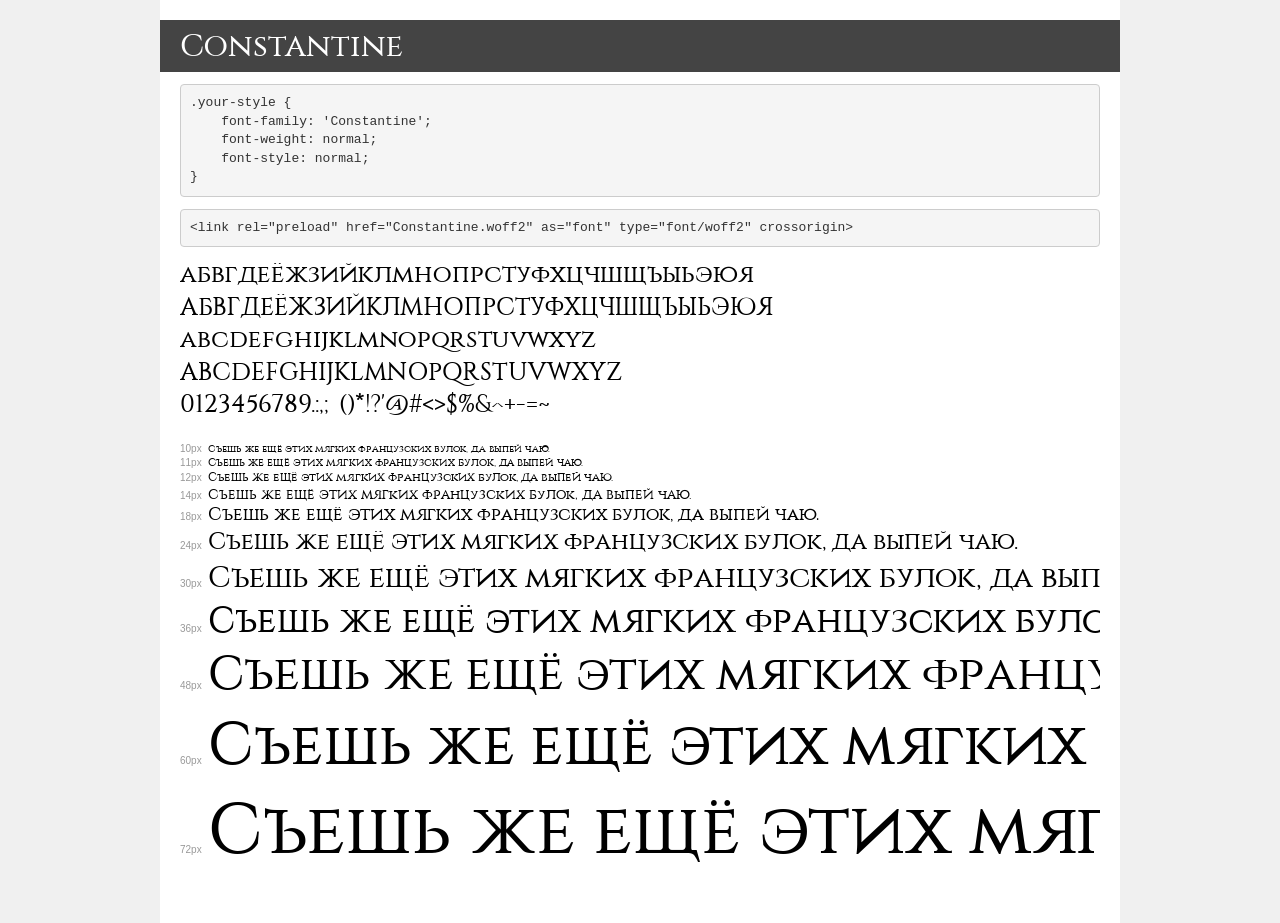
<file: fonts/transfonter.org-20260511-083611/demo.html>
<!DOCTYPE html>
<html lang="en">
<head>
    <meta charset="utf-8">
    <meta http-equiv="X-UA-Compatible" content="IE=edge">
    <meta name="viewport" content="width=device-width, initial-scale=1">
    <meta name="robots" content="noindex, noarchive">
    <meta name="format-detection" content="telephone=no">
    <title>Transfonter demo</title>
    <link href="stylesheet.css" rel="stylesheet">
    <style>
        /*
        http://meyerweb.com/eric/tools/css/reset/
        v2.0 | 20110126
        License: none (public domain)
        */
        html, body, div, span, applet, object, iframe,
        h1, h2, h3, h4, h5, h6, p, blockquote, pre,
        a, abbr, acronym, address, big, cite, code,
        del, dfn, em, img, ins, kbd, q, s, samp,
        small, strike, strong, sub, sup, tt, var,
        b, u, i, center,
        dl, dt, dd, ol, ul, li,
        fieldset, form, label, legend,
        table, caption, tbody, tfoot, thead, tr, th, td,
        article, aside, canvas, details, embed,
        figure, figcaption, footer, header, hgroup,
        menu, nav, output, ruby, section, summary,
        time, mark, audio, video {
            margin: 0;
            padding: 0;
            border: 0;
            font-size: 100%;
            font: inherit;
            vertical-align: baseline;
        }
        /* HTML5 display-role reset for older browsers */
        article, aside, details, figcaption, figure,
        footer, header, hgroup, menu, nav, section {
            display: block;
        }
        body {
            line-height: 1;
        }
        ol, ul {
            list-style: none;
        }
        blockquote, q {
            quotes: none;
        }
        blockquote:before, blockquote:after,
        q:before, q:after {
            content: '';
            content: none;
        }
        table {
            border-collapse: collapse;
            border-spacing: 0;
        }
        /* demo styles */
        body {
            background: #f0f0f0;
            color: #000;
        }
        .page {
            background: #fff;
            width: 920px;
            margin: 0 auto;
            padding: 20px 20px 0 20px;
            overflow: hidden;
        }
        .font-container {
            overflow-x: auto;
            overflow-y: hidden;
            margin-bottom: 40px;
            line-height: 1.3;
            white-space: nowrap;
            padding-bottom: 5px;
        }
        h1 {
            position: relative;
            background: #444;
            font-size: 32px;
            color: #fff;
            padding: 10px 20px;
            margin: 0 -20px 12px -20px;
        }
        .letters {
            font-size: 25px;
            margin-bottom: 20px;
        }
        .s10:before {
            content: '10px';
        }
        .s11:before {
            content: '11px';
        }
        .s12:before {
            content: '12px';
        }
        .s14:before {
            content: '14px';
        }
        .s18:before {
            content: '18px';
        }
        .s24:before {
            content: '24px';
        }
        .s30:before {
            content: '30px';
        }
        .s36:before {
            content: '36px';
        }
        .s48:before {
            content: '48px';
        }
        .s60:before {
            content: '60px';
        }
        .s72:before {
            content: '72px';
        }
        .s10:before, .s11:before, .s12:before, .s14:before,
        .s18:before, .s24:before, .s30:before, .s36:before,
        .s48:before, .s60:before, .s72:before {
            font-family: Arial, sans-serif;
            font-size: 10px;
            font-weight: normal;
            font-style: normal;
            color: #999;
            padding-right: 6px;
        }
        pre {
            display: block;
            padding: 9px;
            margin: 0 0 12px;
            font-family: Monaco, Menlo, Consolas, "Courier New", monospace;
            font-size: 13px;
            line-height: 1.428571429;
            color: #333;
            font-weight: normal;
            font-style: normal;
            background-color: #f5f5f5;
            border: 1px solid #ccc;
            overflow-x: auto;
            border-radius: 4px;
        }
        /* responsive */
        @media (max-width: 959px) {
            .page {
                width: auto;
                margin: 0;
            }
        }
    </style>
</head>
<body>
<div class="page">
    <div class="demo">
        <h1 style="font-family: 'Constantine'; font-weight: normal; font-style: normal;">Constantine</h1>
        <pre title="Usage">.your-style {
    font-family: 'Constantine';
    font-weight: normal;
    font-style: normal;
}</pre>
        <pre title="Preload (optional)">
&lt;link rel=&quot;preload&quot; href=&quot;Constantine.woff2&quot; as=&quot;font&quot; type=&quot;font/woff2&quot; crossorigin&gt;</pre>
        <div class="font-container" style="font-family: 'Constantine'; font-weight: normal; font-style: normal;">
            <p class="letters">
                абвгдеёжзийклмнопрстуфхцчшщъыьэюя<br>
АБВГДЕЁЖЗИЙКЛМНОПРСТУФХЦЧШЩЪЫЬЭЮЯ<br>
abcdefghijklmnopqrstuvwxyz<br>
ABCDEFGHIJKLMNOPQRSTUVWXYZ<br>
                0123456789.:,;()*!?'@#&lt;&gt;$%&^+-=~
            </p>
            <p class="s10" style="font-size: 10px;">Съешь же ещё этих мягких французских булок, да выпей чаю.</p>
            <p class="s11" style="font-size: 11px;">Съешь же ещё этих мягких французских булок, да выпей чаю.</p>
            <p class="s12" style="font-size: 12px;">Съешь же ещё этих мягких французских булок, да выпей чаю.</p>
            <p class="s14" style="font-size: 14px;">Съешь же ещё этих мягких французских булок, да выпей чаю.</p>
            <p class="s18" style="font-size: 18px;">Съешь же ещё этих мягких французских булок, да выпей чаю.</p>
            <p class="s24" style="font-size: 24px;">Съешь же ещё этих мягких французских булок, да выпей чаю.</p>
            <p class="s30" style="font-size: 30px;">Съешь же ещё этих мягких французских булок, да выпей чаю.</p>
            <p class="s36" style="font-size: 36px;">Съешь же ещё этих мягких французских булок, да выпей чаю.</p>
            <p class="s48" style="font-size: 48px;">Съешь же ещё этих мягких французских булок, да выпей чаю.</p>
            <p class="s60" style="font-size: 60px;">Съешь же ещё этих мягких французских булок, да выпей чаю.</p>
            <p class="s72" style="font-size: 72px;">Съешь же ещё этих мягких французских булок, да выпей чаю.</p>
        </div>
    </div>

</div>
</body>
</html>
</file>
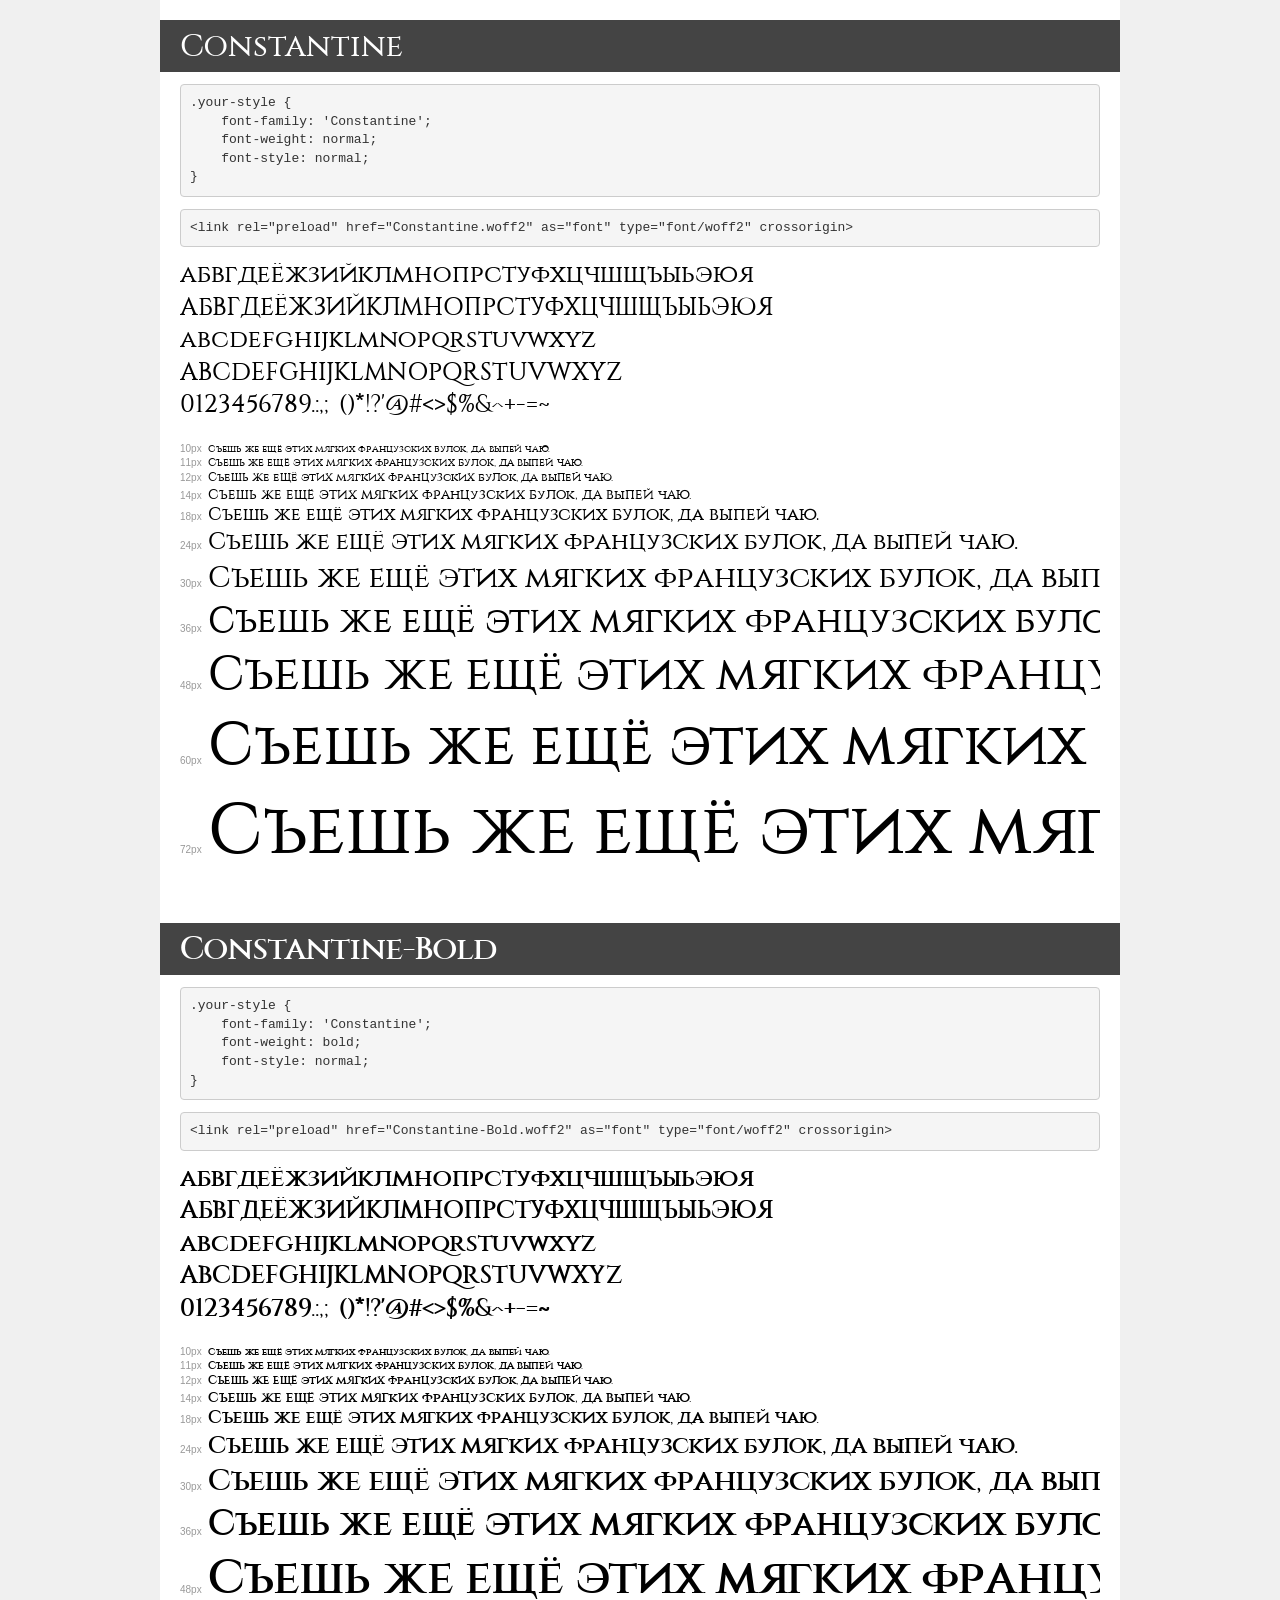
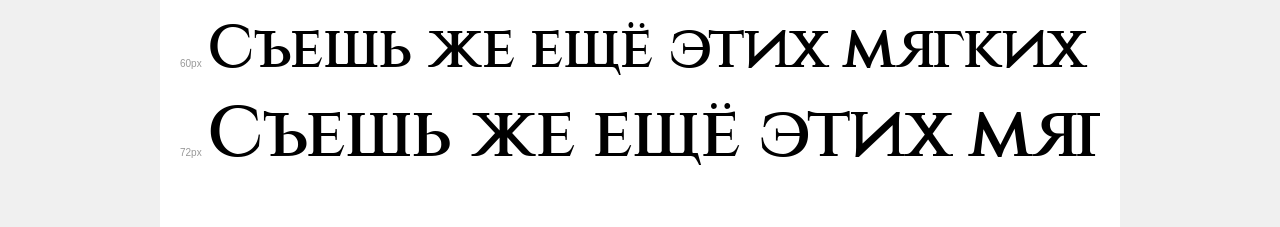
<file: fonts/transfonter.org-20260511-083856/demo.html>
<!DOCTYPE html>
<html lang="en">
<head>
    <meta charset="utf-8">
    <meta http-equiv="X-UA-Compatible" content="IE=edge">
    <meta name="viewport" content="width=device-width, initial-scale=1">
    <meta name="robots" content="noindex, noarchive">
    <meta name="format-detection" content="telephone=no">
    <title>Transfonter demo</title>
    <link href="stylesheet.css" rel="stylesheet">
    <style>
        /*
        http://meyerweb.com/eric/tools/css/reset/
        v2.0 | 20110126
        License: none (public domain)
        */
        html, body, div, span, applet, object, iframe,
        h1, h2, h3, h4, h5, h6, p, blockquote, pre,
        a, abbr, acronym, address, big, cite, code,
        del, dfn, em, img, ins, kbd, q, s, samp,
        small, strike, strong, sub, sup, tt, var,
        b, u, i, center,
        dl, dt, dd, ol, ul, li,
        fieldset, form, label, legend,
        table, caption, tbody, tfoot, thead, tr, th, td,
        article, aside, canvas, details, embed,
        figure, figcaption, footer, header, hgroup,
        menu, nav, output, ruby, section, summary,
        time, mark, audio, video {
            margin: 0;
            padding: 0;
            border: 0;
            font-size: 100%;
            font: inherit;
            vertical-align: baseline;
        }
        /* HTML5 display-role reset for older browsers */
        article, aside, details, figcaption, figure,
        footer, header, hgroup, menu, nav, section {
            display: block;
        }
        body {
            line-height: 1;
        }
        ol, ul {
            list-style: none;
        }
        blockquote, q {
            quotes: none;
        }
        blockquote:before, blockquote:after,
        q:before, q:after {
            content: '';
            content: none;
        }
        table {
            border-collapse: collapse;
            border-spacing: 0;
        }
        /* demo styles */
        body {
            background: #f0f0f0;
            color: #000;
        }
        .page {
            background: #fff;
            width: 920px;
            margin: 0 auto;
            padding: 20px 20px 0 20px;
            overflow: hidden;
        }
        .font-container {
            overflow-x: auto;
            overflow-y: hidden;
            margin-bottom: 40px;
            line-height: 1.3;
            white-space: nowrap;
            padding-bottom: 5px;
        }
        h1 {
            position: relative;
            background: #444;
            font-size: 32px;
            color: #fff;
            padding: 10px 20px;
            margin: 0 -20px 12px -20px;
        }
        .letters {
            font-size: 25px;
            margin-bottom: 20px;
        }
        .s10:before {
            content: '10px';
        }
        .s11:before {
            content: '11px';
        }
        .s12:before {
            content: '12px';
        }
        .s14:before {
            content: '14px';
        }
        .s18:before {
            content: '18px';
        }
        .s24:before {
            content: '24px';
        }
        .s30:before {
            content: '30px';
        }
        .s36:before {
            content: '36px';
        }
        .s48:before {
            content: '48px';
        }
        .s60:before {
            content: '60px';
        }
        .s72:before {
            content: '72px';
        }
        .s10:before, .s11:before, .s12:before, .s14:before,
        .s18:before, .s24:before, .s30:before, .s36:before,
        .s48:before, .s60:before, .s72:before {
            font-family: Arial, sans-serif;
            font-size: 10px;
            font-weight: normal;
            font-style: normal;
            color: #999;
            padding-right: 6px;
        }
        pre {
            display: block;
            padding: 9px;
            margin: 0 0 12px;
            font-family: Monaco, Menlo, Consolas, "Courier New", monospace;
            font-size: 13px;
            line-height: 1.428571429;
            color: #333;
            font-weight: normal;
            font-style: normal;
            background-color: #f5f5f5;
            border: 1px solid #ccc;
            overflow-x: auto;
            border-radius: 4px;
        }
        /* responsive */
        @media (max-width: 959px) {
            .page {
                width: auto;
                margin: 0;
            }
        }
    </style>
</head>
<body>
<div class="page">
    <div class="demo">
        <h1 style="font-family: 'Constantine'; font-weight: normal; font-style: normal;">Constantine</h1>
        <pre title="Usage">.your-style {
    font-family: 'Constantine';
    font-weight: normal;
    font-style: normal;
}</pre>
        <pre title="Preload (optional)">
&lt;link rel=&quot;preload&quot; href=&quot;Constantine.woff2&quot; as=&quot;font&quot; type=&quot;font/woff2&quot; crossorigin&gt;</pre>
        <div class="font-container" style="font-family: 'Constantine'; font-weight: normal; font-style: normal;">
            <p class="letters">
                абвгдеёжзийклмнопрстуфхцчшщъыьэюя<br>
АБВГДЕЁЖЗИЙКЛМНОПРСТУФХЦЧШЩЪЫЬЭЮЯ<br>
abcdefghijklmnopqrstuvwxyz<br>
ABCDEFGHIJKLMNOPQRSTUVWXYZ<br>
                0123456789.:,;()*!?'@#&lt;&gt;$%&^+-=~
            </p>
            <p class="s10" style="font-size: 10px;">Съешь же ещё этих мягких французских булок, да выпей чаю.</p>
            <p class="s11" style="font-size: 11px;">Съешь же ещё этих мягких французских булок, да выпей чаю.</p>
            <p class="s12" style="font-size: 12px;">Съешь же ещё этих мягких французских булок, да выпей чаю.</p>
            <p class="s14" style="font-size: 14px;">Съешь же ещё этих мягких французских булок, да выпей чаю.</p>
            <p class="s18" style="font-size: 18px;">Съешь же ещё этих мягких французских булок, да выпей чаю.</p>
            <p class="s24" style="font-size: 24px;">Съешь же ещё этих мягких французских булок, да выпей чаю.</p>
            <p class="s30" style="font-size: 30px;">Съешь же ещё этих мягких французских булок, да выпей чаю.</p>
            <p class="s36" style="font-size: 36px;">Съешь же ещё этих мягких французских булок, да выпей чаю.</p>
            <p class="s48" style="font-size: 48px;">Съешь же ещё этих мягких французских булок, да выпей чаю.</p>
            <p class="s60" style="font-size: 60px;">Съешь же ещё этих мягких французских булок, да выпей чаю.</p>
            <p class="s72" style="font-size: 72px;">Съешь же ещё этих мягких французских булок, да выпей чаю.</p>
        </div>
    </div>

    <div class="demo">
        <h1 style="font-family: 'Constantine'; font-weight: bold; font-style: normal;">Constantine-Bold</h1>
        <pre title="Usage">.your-style {
    font-family: 'Constantine';
    font-weight: bold;
    font-style: normal;
}</pre>
        <pre title="Preload (optional)">
&lt;link rel=&quot;preload&quot; href=&quot;Constantine-Bold.woff2&quot; as=&quot;font&quot; type=&quot;font/woff2&quot; crossorigin&gt;</pre>
        <div class="font-container" style="font-family: 'Constantine'; font-weight: bold; font-style: normal;">
            <p class="letters">
                абвгдеёжзийклмнопрстуфхцчшщъыьэюя<br>
АБВГДЕЁЖЗИЙКЛМНОПРСТУФХЦЧШЩЪЫЬЭЮЯ<br>
abcdefghijklmnopqrstuvwxyz<br>
ABCDEFGHIJKLMNOPQRSTUVWXYZ<br>
                0123456789.:,;()*!?'@#&lt;&gt;$%&^+-=~
            </p>
            <p class="s10" style="font-size: 10px;">Съешь же ещё этих мягких французских булок, да выпей чаю.</p>
            <p class="s11" style="font-size: 11px;">Съешь же ещё этих мягких французских булок, да выпей чаю.</p>
            <p class="s12" style="font-size: 12px;">Съешь же ещё этих мягких французских булок, да выпей чаю.</p>
            <p class="s14" style="font-size: 14px;">Съешь же ещё этих мягких французских булок, да выпей чаю.</p>
            <p class="s18" style="font-size: 18px;">Съешь же ещё этих мягких французских булок, да выпей чаю.</p>
            <p class="s24" style="font-size: 24px;">Съешь же ещё этих мягких французских булок, да выпей чаю.</p>
            <p class="s30" style="font-size: 30px;">Съешь же ещё этих мягких французских булок, да выпей чаю.</p>
            <p class="s36" style="font-size: 36px;">Съешь же ещё этих мягких французских булок, да выпей чаю.</p>
            <p class="s48" style="font-size: 48px;">Съешь же ещё этих мягких французских булок, да выпей чаю.</p>
            <p class="s60" style="font-size: 60px;">Съешь же ещё этих мягких французских булок, да выпей чаю.</p>
            <p class="s72" style="font-size: 72px;">Съешь же ещё этих мягких французских булок, да выпей чаю.</p>
        </div>
    </div>

</div>
</body>
</html>
</file>
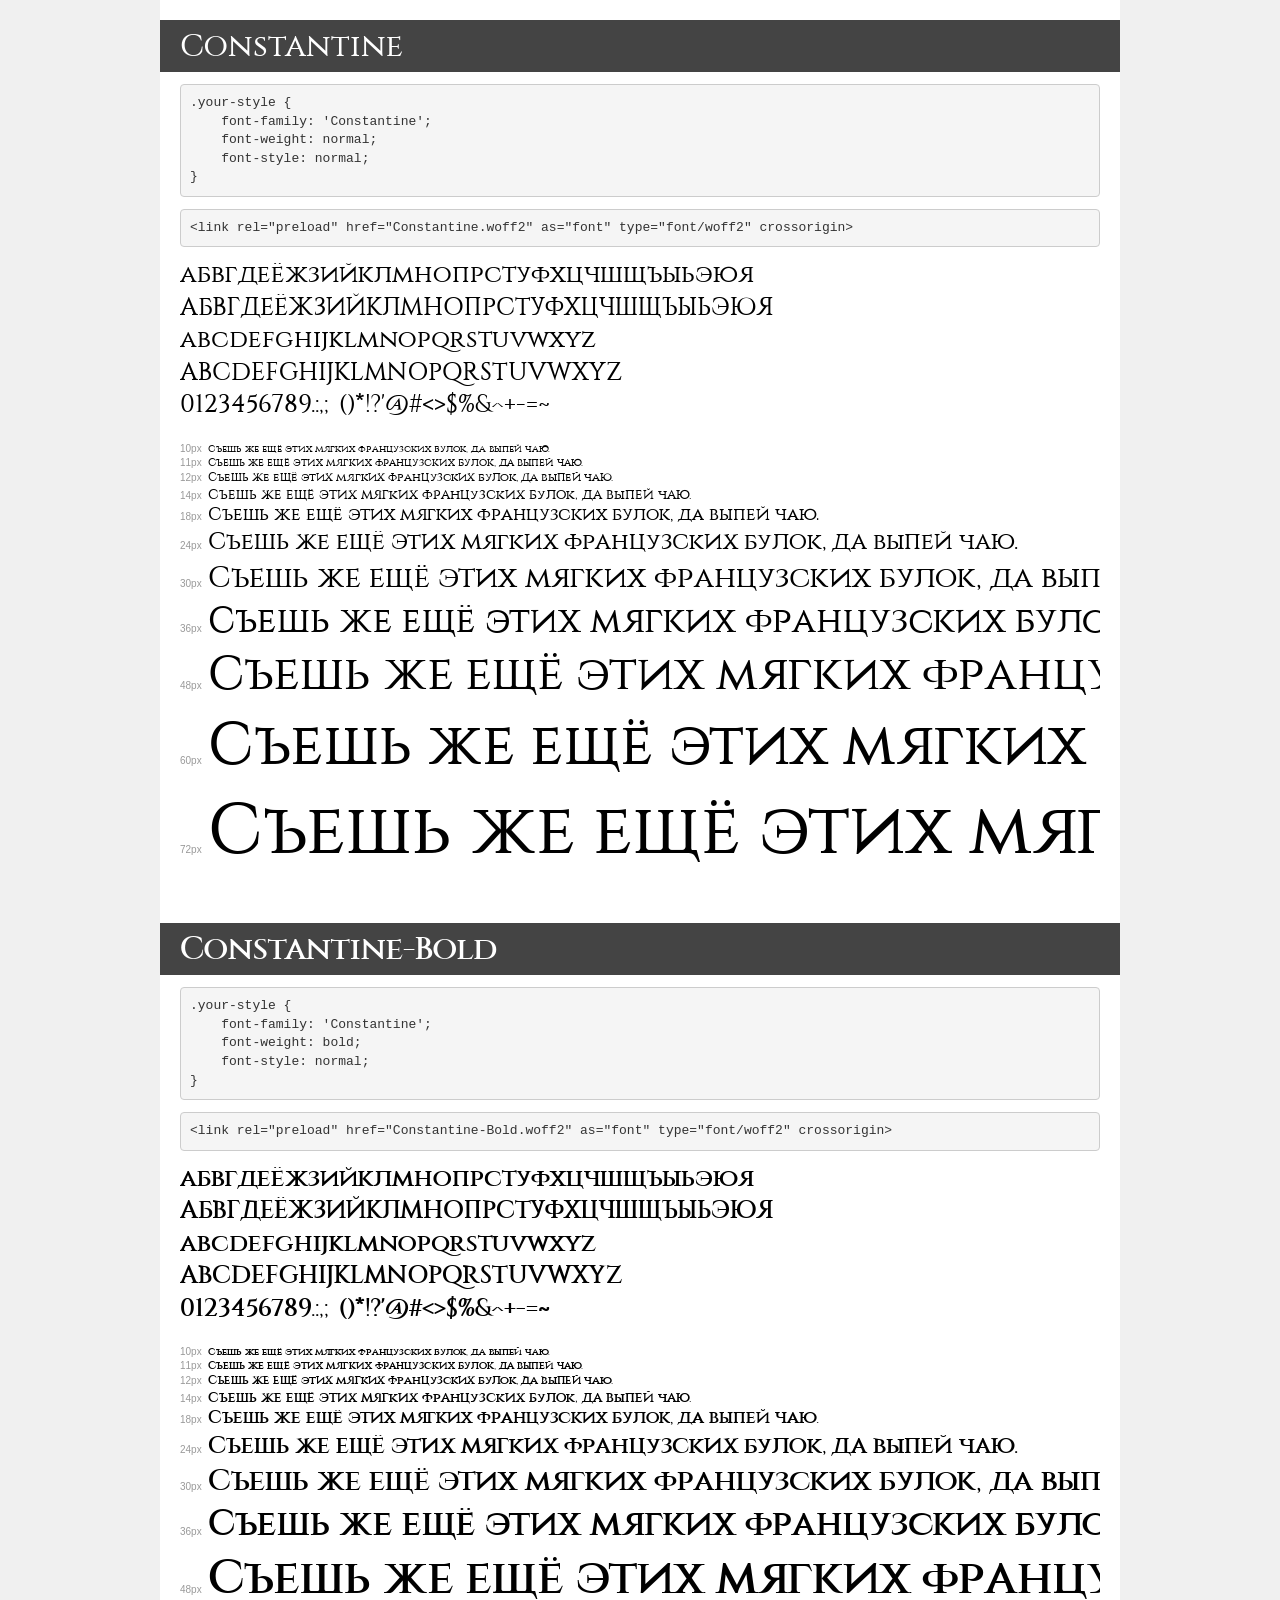
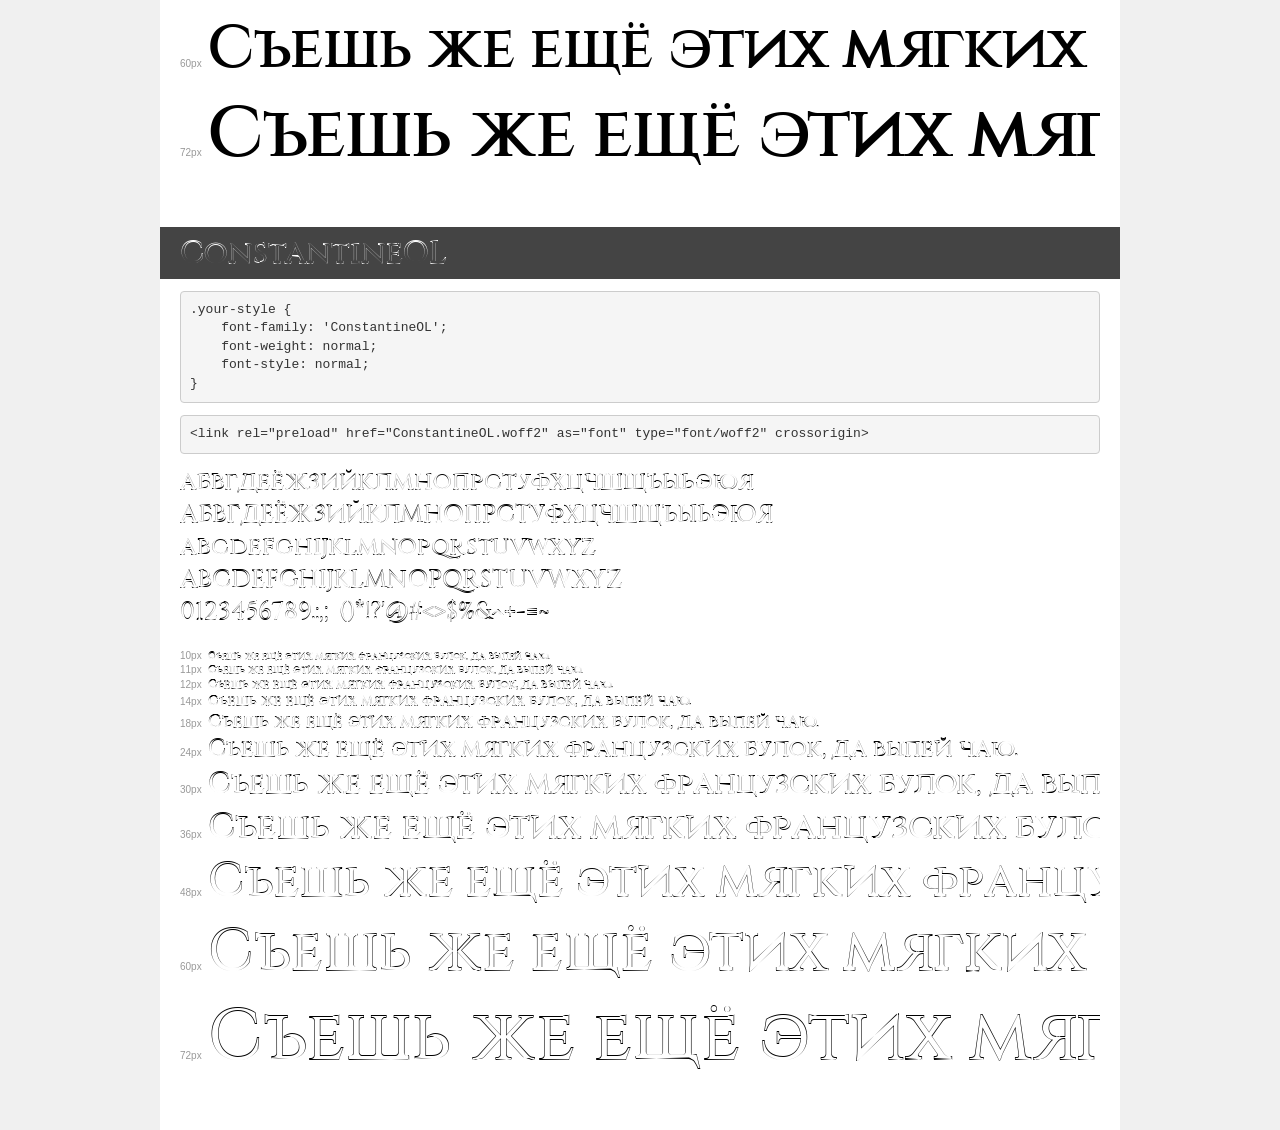
<file: fonts/transfonter.org-20260511-083935/demo.html>
<!DOCTYPE html>
<html lang="en">
<head>
    <meta charset="utf-8">
    <meta http-equiv="X-UA-Compatible" content="IE=edge">
    <meta name="viewport" content="width=device-width, initial-scale=1">
    <meta name="robots" content="noindex, noarchive">
    <meta name="format-detection" content="telephone=no">
    <title>Transfonter demo</title>
    <link href="stylesheet.css" rel="stylesheet">
    <style>
        /*
        http://meyerweb.com/eric/tools/css/reset/
        v2.0 | 20110126
        License: none (public domain)
        */
        html, body, div, span, applet, object, iframe,
        h1, h2, h3, h4, h5, h6, p, blockquote, pre,
        a, abbr, acronym, address, big, cite, code,
        del, dfn, em, img, ins, kbd, q, s, samp,
        small, strike, strong, sub, sup, tt, var,
        b, u, i, center,
        dl, dt, dd, ol, ul, li,
        fieldset, form, label, legend,
        table, caption, tbody, tfoot, thead, tr, th, td,
        article, aside, canvas, details, embed,
        figure, figcaption, footer, header, hgroup,
        menu, nav, output, ruby, section, summary,
        time, mark, audio, video {
            margin: 0;
            padding: 0;
            border: 0;
            font-size: 100%;
            font: inherit;
            vertical-align: baseline;
        }
        /* HTML5 display-role reset for older browsers */
        article, aside, details, figcaption, figure,
        footer, header, hgroup, menu, nav, section {
            display: block;
        }
        body {
            line-height: 1;
        }
        ol, ul {
            list-style: none;
        }
        blockquote, q {
            quotes: none;
        }
        blockquote:before, blockquote:after,
        q:before, q:after {
            content: '';
            content: none;
        }
        table {
            border-collapse: collapse;
            border-spacing: 0;
        }
        /* demo styles */
        body {
            background: #f0f0f0;
            color: #000;
        }
        .page {
            background: #fff;
            width: 920px;
            margin: 0 auto;
            padding: 20px 20px 0 20px;
            overflow: hidden;
        }
        .font-container {
            overflow-x: auto;
            overflow-y: hidden;
            margin-bottom: 40px;
            line-height: 1.3;
            white-space: nowrap;
            padding-bottom: 5px;
        }
        h1 {
            position: relative;
            background: #444;
            font-size: 32px;
            color: #fff;
            padding: 10px 20px;
            margin: 0 -20px 12px -20px;
        }
        .letters {
            font-size: 25px;
            margin-bottom: 20px;
        }
        .s10:before {
            content: '10px';
        }
        .s11:before {
            content: '11px';
        }
        .s12:before {
            content: '12px';
        }
        .s14:before {
            content: '14px';
        }
        .s18:before {
            content: '18px';
        }
        .s24:before {
            content: '24px';
        }
        .s30:before {
            content: '30px';
        }
        .s36:before {
            content: '36px';
        }
        .s48:before {
            content: '48px';
        }
        .s60:before {
            content: '60px';
        }
        .s72:before {
            content: '72px';
        }
        .s10:before, .s11:before, .s12:before, .s14:before,
        .s18:before, .s24:before, .s30:before, .s36:before,
        .s48:before, .s60:before, .s72:before {
            font-family: Arial, sans-serif;
            font-size: 10px;
            font-weight: normal;
            font-style: normal;
            color: #999;
            padding-right: 6px;
        }
        pre {
            display: block;
            padding: 9px;
            margin: 0 0 12px;
            font-family: Monaco, Menlo, Consolas, "Courier New", monospace;
            font-size: 13px;
            line-height: 1.428571429;
            color: #333;
            font-weight: normal;
            font-style: normal;
            background-color: #f5f5f5;
            border: 1px solid #ccc;
            overflow-x: auto;
            border-radius: 4px;
        }
        /* responsive */
        @media (max-width: 959px) {
            .page {
                width: auto;
                margin: 0;
            }
        }
    </style>
</head>
<body>
<div class="page">
    <div class="demo">
        <h1 style="font-family: 'Constantine'; font-weight: normal; font-style: normal;">Constantine</h1>
        <pre title="Usage">.your-style {
    font-family: 'Constantine';
    font-weight: normal;
    font-style: normal;
}</pre>
        <pre title="Preload (optional)">
&lt;link rel=&quot;preload&quot; href=&quot;Constantine.woff2&quot; as=&quot;font&quot; type=&quot;font/woff2&quot; crossorigin&gt;</pre>
        <div class="font-container" style="font-family: 'Constantine'; font-weight: normal; font-style: normal;">
            <p class="letters">
                абвгдеёжзийклмнопрстуфхцчшщъыьэюя<br>
АБВГДЕЁЖЗИЙКЛМНОПРСТУФХЦЧШЩЪЫЬЭЮЯ<br>
abcdefghijklmnopqrstuvwxyz<br>
ABCDEFGHIJKLMNOPQRSTUVWXYZ<br>
                0123456789.:,;()*!?'@#&lt;&gt;$%&^+-=~
            </p>
            <p class="s10" style="font-size: 10px;">Съешь же ещё этих мягких французских булок, да выпей чаю.</p>
            <p class="s11" style="font-size: 11px;">Съешь же ещё этих мягких французских булок, да выпей чаю.</p>
            <p class="s12" style="font-size: 12px;">Съешь же ещё этих мягких французских булок, да выпей чаю.</p>
            <p class="s14" style="font-size: 14px;">Съешь же ещё этих мягких французских булок, да выпей чаю.</p>
            <p class="s18" style="font-size: 18px;">Съешь же ещё этих мягких французских булок, да выпей чаю.</p>
            <p class="s24" style="font-size: 24px;">Съешь же ещё этих мягких французских булок, да выпей чаю.</p>
            <p class="s30" style="font-size: 30px;">Съешь же ещё этих мягких французских булок, да выпей чаю.</p>
            <p class="s36" style="font-size: 36px;">Съешь же ещё этих мягких французских булок, да выпей чаю.</p>
            <p class="s48" style="font-size: 48px;">Съешь же ещё этих мягких французских булок, да выпей чаю.</p>
            <p class="s60" style="font-size: 60px;">Съешь же ещё этих мягких французских булок, да выпей чаю.</p>
            <p class="s72" style="font-size: 72px;">Съешь же ещё этих мягких французских булок, да выпей чаю.</p>
        </div>
    </div>

    <div class="demo">
        <h1 style="font-family: 'Constantine'; font-weight: bold; font-style: normal;">Constantine-Bold</h1>
        <pre title="Usage">.your-style {
    font-family: 'Constantine';
    font-weight: bold;
    font-style: normal;
}</pre>
        <pre title="Preload (optional)">
&lt;link rel=&quot;preload&quot; href=&quot;Constantine-Bold.woff2&quot; as=&quot;font&quot; type=&quot;font/woff2&quot; crossorigin&gt;</pre>
        <div class="font-container" style="font-family: 'Constantine'; font-weight: bold; font-style: normal;">
            <p class="letters">
                абвгдеёжзийклмнопрстуфхцчшщъыьэюя<br>
АБВГДЕЁЖЗИЙКЛМНОПРСТУФХЦЧШЩЪЫЬЭЮЯ<br>
abcdefghijklmnopqrstuvwxyz<br>
ABCDEFGHIJKLMNOPQRSTUVWXYZ<br>
                0123456789.:,;()*!?'@#&lt;&gt;$%&^+-=~
            </p>
            <p class="s10" style="font-size: 10px;">Съешь же ещё этих мягких французских булок, да выпей чаю.</p>
            <p class="s11" style="font-size: 11px;">Съешь же ещё этих мягких французских булок, да выпей чаю.</p>
            <p class="s12" style="font-size: 12px;">Съешь же ещё этих мягких французских булок, да выпей чаю.</p>
            <p class="s14" style="font-size: 14px;">Съешь же ещё этих мягких французских булок, да выпей чаю.</p>
            <p class="s18" style="font-size: 18px;">Съешь же ещё этих мягких французских булок, да выпей чаю.</p>
            <p class="s24" style="font-size: 24px;">Съешь же ещё этих мягких французских булок, да выпей чаю.</p>
            <p class="s30" style="font-size: 30px;">Съешь же ещё этих мягких французских булок, да выпей чаю.</p>
            <p class="s36" style="font-size: 36px;">Съешь же ещё этих мягких французских булок, да выпей чаю.</p>
            <p class="s48" style="font-size: 48px;">Съешь же ещё этих мягких французских булок, да выпей чаю.</p>
            <p class="s60" style="font-size: 60px;">Съешь же ещё этих мягких французских булок, да выпей чаю.</p>
            <p class="s72" style="font-size: 72px;">Съешь же ещё этих мягких французских булок, да выпей чаю.</p>
        </div>
    </div>

    <div class="demo">
        <h1 style="font-family: 'ConstantineOL'; font-weight: normal; font-style: normal;">ConstantineOL</h1>
        <pre title="Usage">.your-style {
    font-family: 'ConstantineOL';
    font-weight: normal;
    font-style: normal;
}</pre>
        <pre title="Preload (optional)">
&lt;link rel=&quot;preload&quot; href=&quot;ConstantineOL.woff2&quot; as=&quot;font&quot; type=&quot;font/woff2&quot; crossorigin&gt;</pre>
        <div class="font-container" style="font-family: 'ConstantineOL'; font-weight: normal; font-style: normal;">
            <p class="letters">
                абвгдеёжзийклмнопрстуфхцчшщъыьэюя<br>
АБВГДЕЁЖЗИЙКЛМНОПРСТУФХЦЧШЩЪЫЬЭЮЯ<br>
abcdefghijklmnopqrstuvwxyz<br>
ABCDEFGHIJKLMNOPQRSTUVWXYZ<br>
                0123456789.:,;()*!?'@#&lt;&gt;$%&^+-=~
            </p>
            <p class="s10" style="font-size: 10px;">Съешь же ещё этих мягких французских булок, да выпей чаю.</p>
            <p class="s11" style="font-size: 11px;">Съешь же ещё этих мягких французских булок, да выпей чаю.</p>
            <p class="s12" style="font-size: 12px;">Съешь же ещё этих мягких французских булок, да выпей чаю.</p>
            <p class="s14" style="font-size: 14px;">Съешь же ещё этих мягких французских булок, да выпей чаю.</p>
            <p class="s18" style="font-size: 18px;">Съешь же ещё этих мягких французских булок, да выпей чаю.</p>
            <p class="s24" style="font-size: 24px;">Съешь же ещё этих мягких французских булок, да выпей чаю.</p>
            <p class="s30" style="font-size: 30px;">Съешь же ещё этих мягких французских булок, да выпей чаю.</p>
            <p class="s36" style="font-size: 36px;">Съешь же ещё этих мягких французских булок, да выпей чаю.</p>
            <p class="s48" style="font-size: 48px;">Съешь же ещё этих мягких французских булок, да выпей чаю.</p>
            <p class="s60" style="font-size: 60px;">Съешь же ещё этих мягких французских булок, да выпей чаю.</p>
            <p class="s72" style="font-size: 72px;">Съешь же ещё этих мягких французских булок, да выпей чаю.</p>
        </div>
    </div>

</div>
</body>
</html>
</file>
<file: fonts/transfonter.org-20260511-083611/stylesheet.css>
@font-face {
    font-family: 'Constantine';
    src: url('Constantine.woff2') format('woff2'),
        url('Constantine.woff') format('woff');
    font-weight: normal;
    font-style: normal;
    font-display: swap;
}
</file>
<file: fonts/transfonter.org-20260511-083856/stylesheet.css>
@font-face {
    font-family: 'Constantine';
    src: url('Constantine.woff2') format('woff2'),
        url('Constantine.woff') format('woff');
    font-weight: normal;
    font-style: normal;
    font-display: swap;
}

@font-face {
    font-family: 'Constantine';
    src: url('Constantine-Bold.woff2') format('woff2'),
        url('Constantine-Bold.woff') format('woff');
    font-weight: bold;
    font-style: normal;
    font-display: swap;
}
</file>
<file: fonts/transfonter.org-20260511-083935/stylesheet.css>
@font-face {
    font-family: 'Constantine';
    src: url('Constantine.woff2') format('woff2'),
        url('Constantine.woff') format('woff');
    font-weight: normal;
    font-style: normal;
    font-display: swap;
}

@font-face {
    font-family: 'Constantine';
    src: url('Constantine-Bold.woff2') format('woff2'),
        url('Constantine-Bold.woff') format('woff');
    font-weight: bold;
    font-style: normal;
    font-display: swap;
}

@font-face {
    font-family: 'ConstantineOL';
    src: url('ConstantineOL.woff2') format('woff2'),
        url('ConstantineOL.woff') format('woff');
    font-weight: normal;
    font-style: normal;
    font-display: swap;
}
</file>
